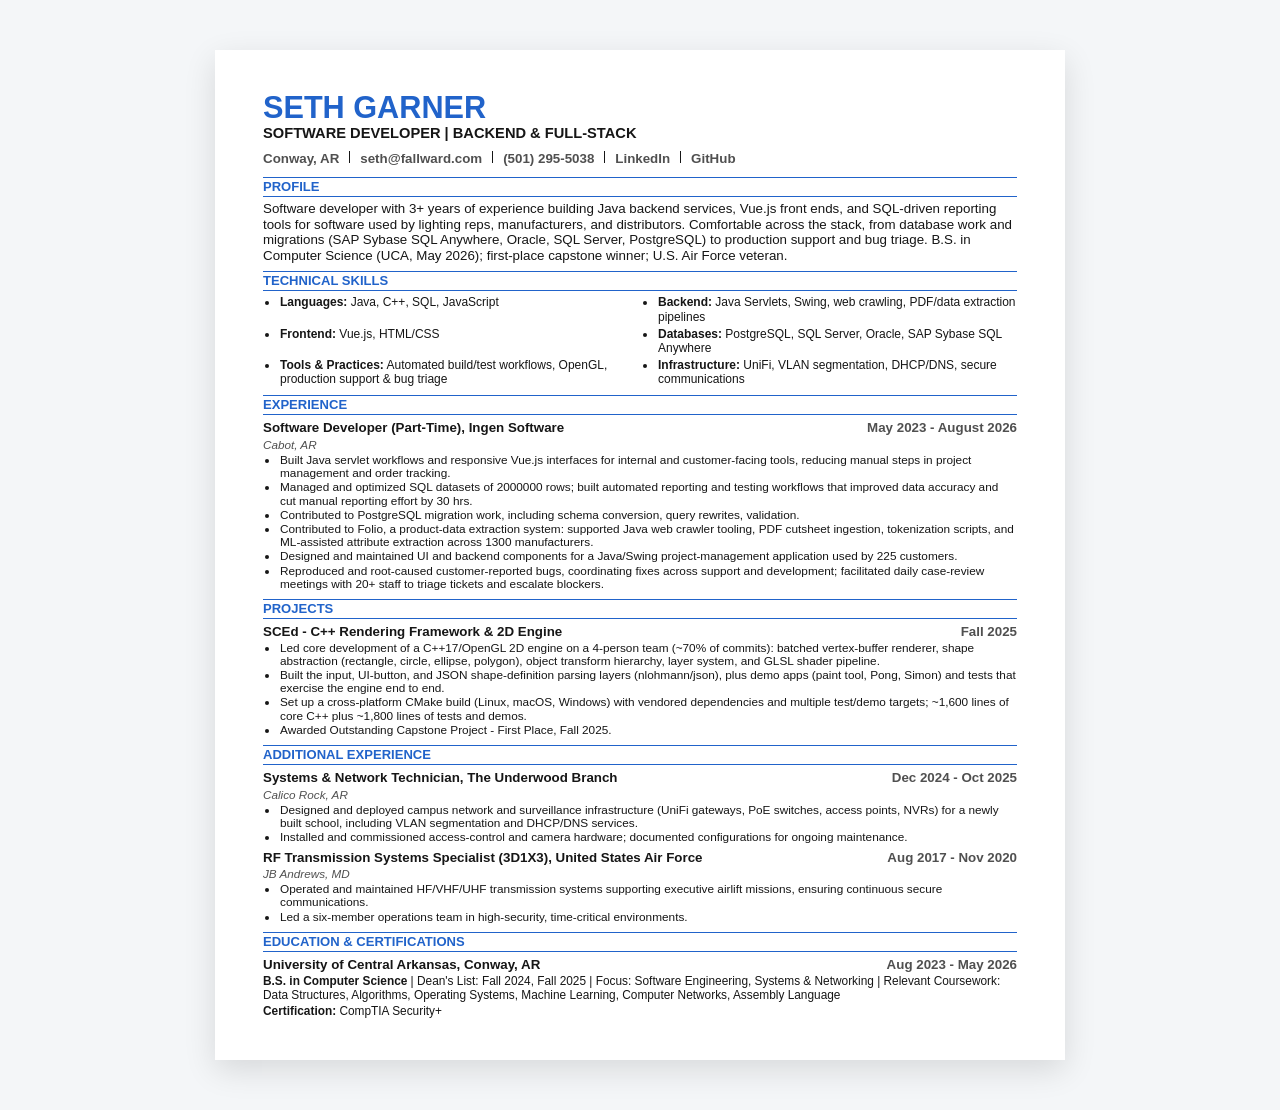
<file: index.html>
<!doctype html>
<html lang="en">
<head>
  <meta charset="utf-8">
  <meta name="viewport" content="width=device-width, initial-scale=1">
  <title>Seth Garner Resume</title>
  <link rel="stylesheet" href="styles.css">
  <!-- TEMPORARY: highlights placeholders so you can find them. Delete this block and every .todo span when done. -->
  <style>.todo { background: #fff3a3; color: #000; }</style>
</head>
<body>
  <header>
    <h1>SETH GARNER</h1>
    <p class="target-title">SOFTWARE DEVELOPER | BACKEND &amp; FULL-STACK</p>
    <p class="contact">
      <span>Conway, AR</span>
      <span>seth@fallward.com</span>
      <span>(501) 295-5038</span>
      <a href="https://www.linkedin.com/in/seth-d-garner/">LinkedIn</a>
      <a href="https://github.com/S-Garner">GitHub</a>
    </p>
  </header>

  <main>
    <section aria-labelledby="profile">
      <h2 id="profile" class="section-header">Profile</h2>
      <p class="summary-content">Software developer with 3+ years of experience building Java backend services, Vue.js front ends, and SQL-driven reporting tools for software used by lighting reps, manufacturers, and distributors. Comfortable across the stack, from database work and migrations (SAP Sybase SQL Anywhere, Oracle, SQL Server, PostgreSQL) to production support and bug triage. B.S. in Computer Science (UCA, May 2026); first-place capstone winner; U.S. Air Force veteran.</p>
    </section>

    <section aria-labelledby="technical-skills">
      <h2 id="technical-skills" class="section-header">Technical Skills</h2>
      <ul class="expertise-grid">
        <li><strong>Languages:</strong> Java, C++, SQL, JavaScript</li>
        <li><strong>Backend:</strong> Java Servlets, Swing, web crawling, PDF/data extraction pipelines</li>
        <li><strong>Frontend:</strong> Vue.js, HTML/CSS</li>
        <li><strong>Databases:</strong> PostgreSQL, SQL Server, Oracle, SAP Sybase SQL Anywhere</li>
        <li><strong>Tools &amp; Practices:</strong> Automated build/test workflows, OpenGL, production support &amp; bug triage</li>
        <li><strong>Infrastructure:</strong> UniFi, VLAN segmentation, DHCP/DNS, secure communications</li>
      </ul>
    </section>

    <section aria-labelledby="experience">
      <h2 id="experience" class="section-header">Experience</h2>

      <div class="experience-block">
        <!-- Consider updating the title and "Present" if you've graduated or been converted to full-time. -->
        <p class="role-row"><span>Software Developer (Part-Time), Ingen Software</span><span class="date">May 2023 - August 2026</span></p>
        <p class="location">Cabot, AR</p>
        <ul class="bullet-list">
          <li>Built Java servlet workflows and responsive Vue.js interfaces for internal and customer-facing tools, reducing manual steps in project management and order tracking.</li>
          <li>Managed and optimized SQL datasets of 2000000 rows; built automated reporting and testing workflows that improved data accuracy and cut manual reporting effort by 30 hrs.</li>
          <li>Contributed to PostgreSQL migration work, including schema conversion, query rewrites, validation.</li>
          <li>Contributed to Folio, a product-data extraction system: supported Java web crawler tooling, PDF cutsheet ingestion, tokenization scripts, and ML-assisted attribute extraction across 1300 manufacturers.</li>
          <li>Designed and maintained UI and backend components for a Java/Swing project-management application used by 225 customers.</li>
          <li>Reproduced and root-caused customer-reported bugs, coordinating fixes across support and development; facilitated daily case-review meetings with 20+ staff to triage tickets and escalate blockers.</li>
        </ul>
      </div>
    </section>

    <section aria-labelledby="projects">
      <h2 id="projects" class="section-header">Projects</h2>
      <div class="project-block">
        <p class="role-row"><span>SCEd - C++ Rendering Framework &amp; 2D Engine</span><span class="date">Fall 2025</span></p>
        <ul class="bullet-list">
          <li>Led core development of a C++17/OpenGL 2D engine on a 4-person team (~70% of commits): batched vertex-buffer renderer, shape abstraction (rectangle, circle, ellipse, polygon), object transform hierarchy, layer system, and GLSL shader pipeline.</li>
          <li>Built the input, UI-button, and JSON shape-definition parsing layers (nlohmann/json), plus demo apps (paint tool, Pong, Simon) and tests that exercise the engine end to end.</li>
          <li>Set up a cross-platform CMake build (Linux, macOS, Windows) with vendored dependencies and multiple test/demo targets; ~1,600 lines of core C++ plus ~1,800 lines of tests and demos.</li>
          <li>Awarded Outstanding Capstone Project - First Place, Fall 2025.</li>
        </ul>
      </div>
    </section>

    <section aria-labelledby="additional-experience">
      <h2 id="additional-experience" class="section-header">Additional Experience</h2>

      <div class="experience-block">
        <p class="role-row"><span>Systems &amp; Network Technician, The Underwood Branch</span><span class="date">Dec 2024 - Oct 2025</span></p>
        <p class="location">Calico Rock, AR</p>
        <ul class="bullet-list">
          <li>Designed and deployed campus network and surveillance infrastructure (UniFi gateways, PoE switches, access points, NVRs) for a newly built school, including VLAN segmentation and DHCP/DNS services.</li>
          <li>Installed and commissioned access-control and camera hardware; documented configurations for ongoing maintenance.</li>
        </ul>
      </div>

      <div class="experience-block">
        <p class="role-row"><span>RF Transmission Systems Specialist (3D1X3), United States Air Force</span><span class="date">Aug 2017 - Nov 2020</span></p>
        <p class="location">JB Andrews, MD</p>
        <ul class="bullet-list">
          <li>Operated and maintained HF/VHF/UHF transmission systems supporting executive airlift missions, ensuring continuous secure communications.</li>
          <li>Led a six-member operations team in high-security, time-critical environments.</li>
        </ul>
      </div>
    </section>

    <section aria-labelledby="education">
      <h2 id="education" class="section-header">Education &amp; Certifications</h2>
      <div class="education-block">
        <p class="role-row"><span>University of Central Arkansas, Conway, AR</span><span class="date">Aug 2023 - May 2026</span></p>
        <p class="education-details"><strong>B.S. in Computer Science</strong> | Dean's List: Fall 2024, Fall 2025 | Focus: Software Engineering, Systems &amp; Networking | Relevant Coursework: Data Structures, Algorithms, Operating Systems, Machine Learning, Computer Networks, Assembly Language</p>
        <p class="education-details"><strong>Certification:</strong> CompTIA Security+</p>
      </div>
    </section>
  </main>
</body>
</html>
</file>
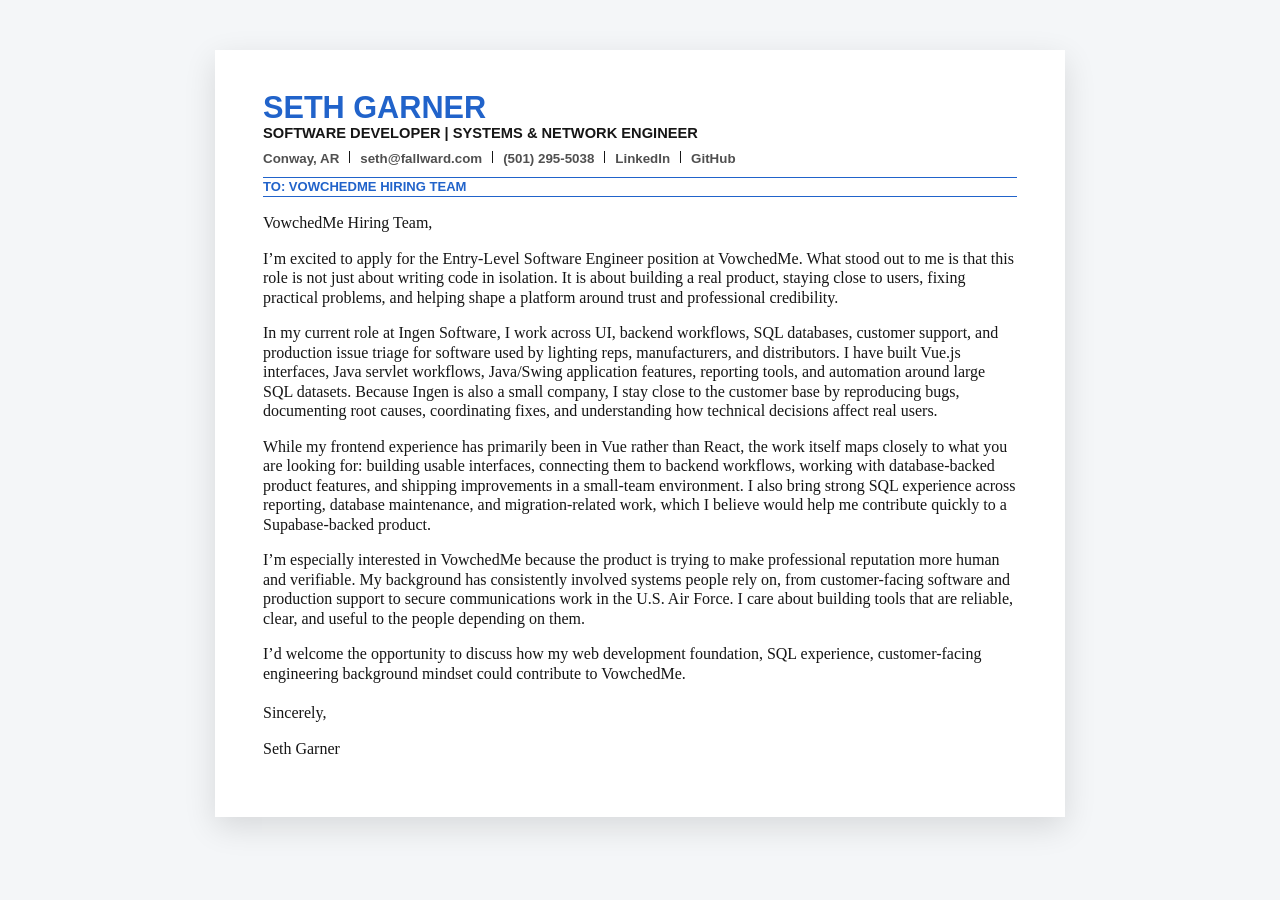
<file: cover-letter.html>
<!DOCTYPE html>
<html lang="en">
<head>
  <meta charset="UTF-8">
  <meta name="viewport" content="width=device-width, initial-scale=1.0">
  <title>Cover Letter</title>
  <link rel="stylesheet" href="styles.css">
</head>
<body>
  <header>
    <h1>SETH GARNER</h1>
    <p class="target-title">SOFTWARE DEVELOPER | SYSTEMS & NETWORK ENGINEER</p>
    <p class="contact">
      <span>Conway, AR</span>
      <span>seth@fallward.com</span>
      <span>(501) 295-5038</span>
      <a href="https://www.linkedin.com/in/seth-d-garner/">LinkedIn</a>
      <a href="https://github.com/S-Garner">GitHub</a>
    </p>
  </header>

  <main>
    <section aria-labelledby="cover-letter">
      <h2 id="cover-letter" class="section-header">To: VOWCHEDME HIRING TEAM</h2>
      <p class="space"></p>
      <p class="contents">VowchedMe Hiring Team,</p>
      <p class="space"></p>
      <p class="contents">I’m excited to apply for the Entry-Level Software Engineer position at VowchedMe. What stood out to me is that this role is not just about writing code in isolation. It is about building a real product, staying close to users, fixing practical problems, and helping shape a platform around trust and professional credibility.</p>
      <p class="space"></p>
      <p class="contents">In my current role at Ingen Software, I work across UI, backend workflows, SQL databases, customer support, and production issue triage for software used by lighting reps, manufacturers, and distributors. I have built Vue.js interfaces, Java servlet workflows, Java/Swing application features, reporting tools, and automation around large SQL datasets. Because Ingen is also a small company, I stay close to the customer base by reproducing bugs, documenting root causes, coordinating fixes, and understanding how technical decisions affect real users.</p>
      <p class="space"></p>
      <p class="contents">While my frontend experience has primarily been in Vue rather than React, the work itself maps closely to what you are looking for: building usable interfaces, connecting them to backend workflows, working with database-backed product features, and shipping improvements in a small-team environment. I also bring strong SQL experience across reporting, database maintenance, and migration-related work, which I believe would help me contribute quickly to a Supabase-backed product.</p>
      <p class="space"></p>
      <p class="contents">I’m especially interested in VowchedMe because the product is trying to make professional reputation more human and verifiable. My background has consistently involved systems people rely on, from customer-facing software and production support to secure communications work in the U.S. Air Force. I care about building tools that are reliable, clear, and useful to the people depending on them.</p>
      <p class="space"></p>
      <p class="contents">I’d welcome the opportunity to discuss how my web development foundation, SQL experience, customer-facing engineering background mindset could contribute to VowchedMe.</p>
      <p class="space" style="margin-bottom: 20px;"></p>
      <p class="space"></p>
      <p class="contents">Sincerely,</p>
      <p class="space"></p>
      <p class="contents">Seth Garner</p>
    </section>
  </main>
</body>
</html>
</file>
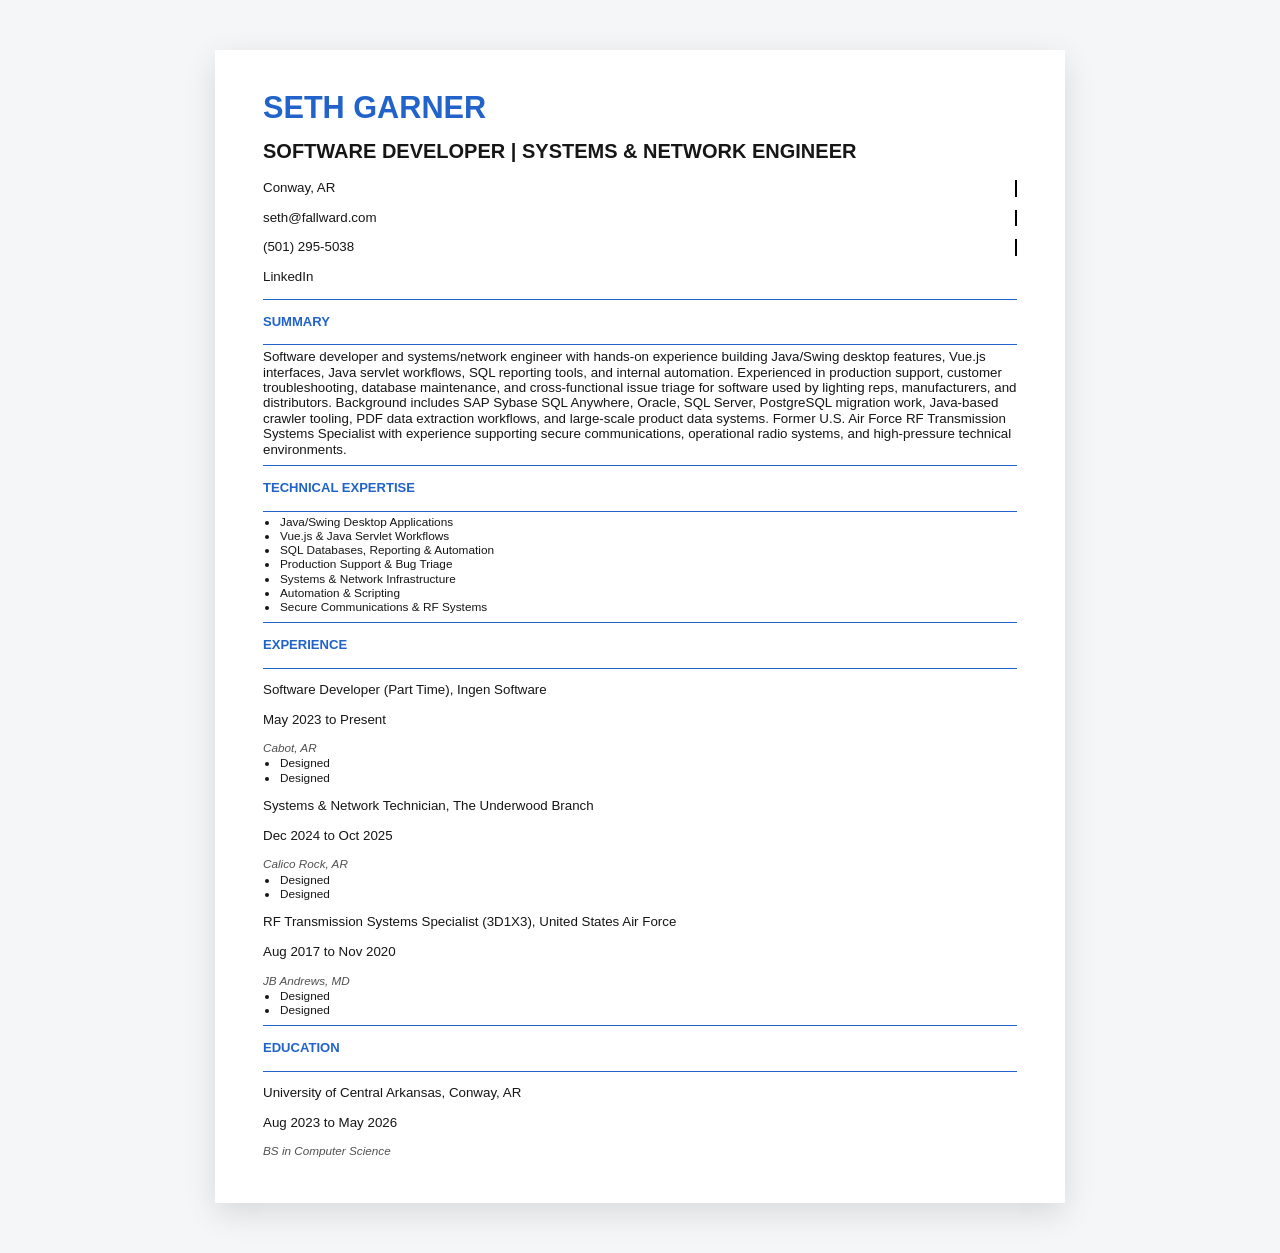
<file: resume.html>
<!DOCTYPE html>
<html lang="en">
<head>
    <meta charset="UTF-8">
    <meta name="viewport" content="width=device-width, initial-scale=1.0">
    <title>Seth Garner Resume</title>

    <link rel="stylesheet" href="styles.css">
</head>
<body>
    <h1>SETH GARNER</h1>
    <h2>SOFTWARE DEVELOPER | SYSTEMS & NETWORK ENGINEER</h2>

    <section class="contact-info">
        <p style="border-right: 2px solid black;padding-right: 10px;">Conway, AR</p>
        <p style="border-right: 2px solid black;padding-right: 10px;">seth@fallward.com</p>
        <p style="border-right: 2px solid black;padding-right: 10px;">(501) 295-5038</p>
        <a class="link" href="https://www.linkedin.com/in/seth-d-garner/">LinkedIn</a>
        <p></p>
    </section>

    <section class="section" id="summary">
        <div class="section-header">
            <p>SUMMARY</p>
        </div>
        <p class="summary-content">Software developer and systems/network engineer with hands-on experience building Java/Swing desktop features, Vue.js interfaces, Java servlet workflows, SQL reporting tools, and internal automation. Experienced in production support, customer troubleshooting, database maintenance, and cross-functional issue triage for software used by lighting reps, manufacturers, and distributors. Background includes SAP Sybase SQL Anywhere, Oracle, SQL Server, PostgreSQL migration work, Java-based crawler tooling, PDF data extraction workflows, and large-scale product data systems. Former U.S. Air Force RF Transmission Systems Specialist with experience supporting secure communications, operational radio systems, and high-pressure technical environments.</p>
    </section>

    <section class="section" id="area-of-expertise">
        <div class="section-header">
            <p>TECHNICAL EXPERTISE</p>
        </div>
        <ul class="bullet-list">
            <li class="bullet-list-item">Java/Swing Desktop Applications</li>
            <li class="bullet-list-item">Vue.js & Java Servlet Workflows</li>
            <li class="bullet-list-item">SQL Databases, Reporting & Automation</li>
            <li class="bullet-list-item">Production Support & Bug Triage</li>
            <li class="bullet-list-item">Systems & Network Infrastructure</li>
            <li class="bullet-list-item">Automation & Scripting</li>
            <li class="bullet-list-item">Secure Communications & RF Systems</li>
        </ul>
    </section>

    <section class="section" id="experience">
        <div class="section-header">
            <p>EXPERIENCE</p>
        </div>

        <div class="experience-block">
            <div class="experience-line">
                <p class="company-name">Software Developer (Part Time), Ingen Software</p>
                <p class="timeframe">May 2023 to Present</p>
            </div>
            <p class="location">Cabot, AR</p>
        </div>

        <ul class="bullet-list">
            <li class="bullet-list-item">Designed</li>
            <li class="bullet-list-item">Designed</li>
        </ul>
         
        <div class="experience-block">
            <div class="experience-line">
                <p class="company-name">Systems & Network Technician, The Underwood Branch</p>
                <p class="timeframe">Dec 2024 to Oct 2025</p>
            </div>
            <p class="location">Calico Rock, AR</p>
        </div>

        <ul class="bullet-list">
            <li class="bullet-list-item">Designed</li>
            <li class="bullet-list-item">Designed</li>
        </ul>

        <div class="experience-block">
            <div class="experience-line">
                <p class="company-name">RF Transmission Systems Specialist (3D1X3), United States Air Force</p>
                <p class="timeframe">Aug 2017 to Nov 2020</p>
            </div>
            <p class="location">JB Andrews, MD</p>
        </div>

        <ul class="bullet-list">
            <li class="bullet-list-item">Designed</li>
            <li class="bullet-list-item">Designed</li>
        </ul>

    </section>

    <section class="section" id="education">
        <div class="section-header">
            <p>EDUCATION</p>
        </div>

        <div class="experience-line">
            <p class="company-name">University of Central Arkansas, Conway, AR</p>
            <p class="timeframe">Aug 2023 to May 2026</p>
        </div>
        <p class="location">BS in Computer Science</p>
    </section>
</body>
</html>
</file>
<file: styles.css>
:root {
  --blue: #2163ca;
  --ink: #161616;
  --muted: #505050;
  --rule: #2163ca;
}

* {
  box-sizing: border-box;
}

html,
body {
  margin: 0;
  padding: 0;
  background: #f4f6f8;
  color: var(--ink);
  font-family: Arial, Helvetica, sans-serif;
}

body {
  max-width: 850px;
  margin: 50px auto;
  padding: 42px 48px;
  background: white;
  box-shadow: 0 10px 30px rgba(0, 0, 0, 0.12);
  font-size: 10pt;
  line-height: 1.22;
}

header {
  text-align: left;
  margin-bottom: 10px;
}

h1 {
  margin: 0 0 2px;
  color: var(--blue);
  font-size: 23pt;
  line-height: 1;
  letter-spacing: 0;
}

.target-title {
  margin: 0 0 5px;
  font-size: 11pt;
  font-weight: 700;
  margin-bottom: 8px;
}

.contact {
  display: flex;
  flex-wrap: wrap;
  gap: 8px 10px;
  align-items: center;
  margin: 0;
  color: var(--muted);
  font-size: 10pt;
  font-weight: 700;
}

.contact span:not(:last-child)::after,
.contact a:not(:last-child)::after {
  content: "";
  display: inline-block;
  height: 0.85em;
  margin-left: 10px;
  border-right: 1.5px solid var(--ink);
}

a {
  color: inherit;
  text-decoration: none;
}

section {
  margin-top: 8px;
}

.section-header {
  margin: 0 0 4px;
  padding: 2px 0;
  border-top: 1.5px solid var(--rule);
  border-bottom: 1.5px solid var(--rule);
  color: var(--blue);
  font-size: 9.8pt;
  font-weight: 700;
  line-height: 1.1;
  text-transform: uppercase;
}

.summary-content {
  margin: 0;
  font-size: 10pt;
  line-height: 1.16;

}

.expertise-grid {
  display: grid;
  grid-template-columns: repeat(2, minmax(0, 1fr));
  column-gap: 18px;
  row-gap: 2px;
  margin: 0;
  padding-left: 16px;
}

.expertise-grid li,
.bullet-list li {
  padding-left: 1px;
  font-size: 12px;
}

.experience-block,
.project-block,
.education-block {
  margin-top: 5px;
}

.role-row {
  display: flex;
  justify-content: space-between;
  gap: 12px;
  align-items: baseline;
  margin: 0;
  font-weight: 700;
}

.role-row span:first-child {
  min-width: 0;
}

.date {
  flex: 0 0 auto;
  color: var(--muted);
  font-weight: 700;
  white-space: nowrap;
}

.location {
  margin: 1px 0 2px;
  color: var(--muted);
  font-size: 8.8pt;
  font-style: italic;
}

.bullet-list {
  margin: 0;
  padding-left: 16px;
  list-style-type: disc;
}

.bullet-list li {
  margin: 1px 0 0;
  font-size: 8.85pt;
  line-height: 1.12;
}

.education-details {
  margin: 2px 0 0;
  font-size: 8.9pt;
  line-height: 1.15;
}

strong {
  font-weight: 700;
}

@page {
  size: letter;
  margin: 0.3in;
}

@media print {
  html,
  body {
    width: auto;
    max-width: none;
    margin: 0;
    padding: 0;
    background: white;
    box-shadow: none;
  }
  body {
    font-size: 9pt;
    line-height: 1.08;
  }
  h1 {
    font-size: 18pt;
    margin-bottom: 2px;
  }
  .target-title {
    font-size: 9.5pt;
    margin-bottom: 3px;
  }
  .contact {
    gap: 5px 8px;
    font-size: 8.1pt;
  }
  .contact span:not(:last-child)::after,
  .contact a:not(:last-child)::after {
    margin-left: 8px;
  }
  section {
    margin-top: 6px;
  }
  .section-header {
    margin-bottom: 3px;
    padding: 2px 0;
    font-size: 9.2pt;
  }
  .summary-content,
  .bullet-list li,
  .education-details {
    font-size: 14px;
    line-height: 1.08;
  }
  .expertise-grid {
    row-gap: 0;
  }
  .experience-block,
  .project-block,
  .education-block {
    margin-top: 3px;
  }
  .location {
    margin: 1px 0 2px;
    font-size: 8.2pt;
  }
  a {
    color: black;
    text-decoration: none;
  }
}

.cover-letter{
    font-family: 'Times New Roman', Times, serif;
    font-size: 12pt;
}

.contents {
    font-family: 'Times New Roman', Times, serif;
    font-size: 12pt;
}
</file>
